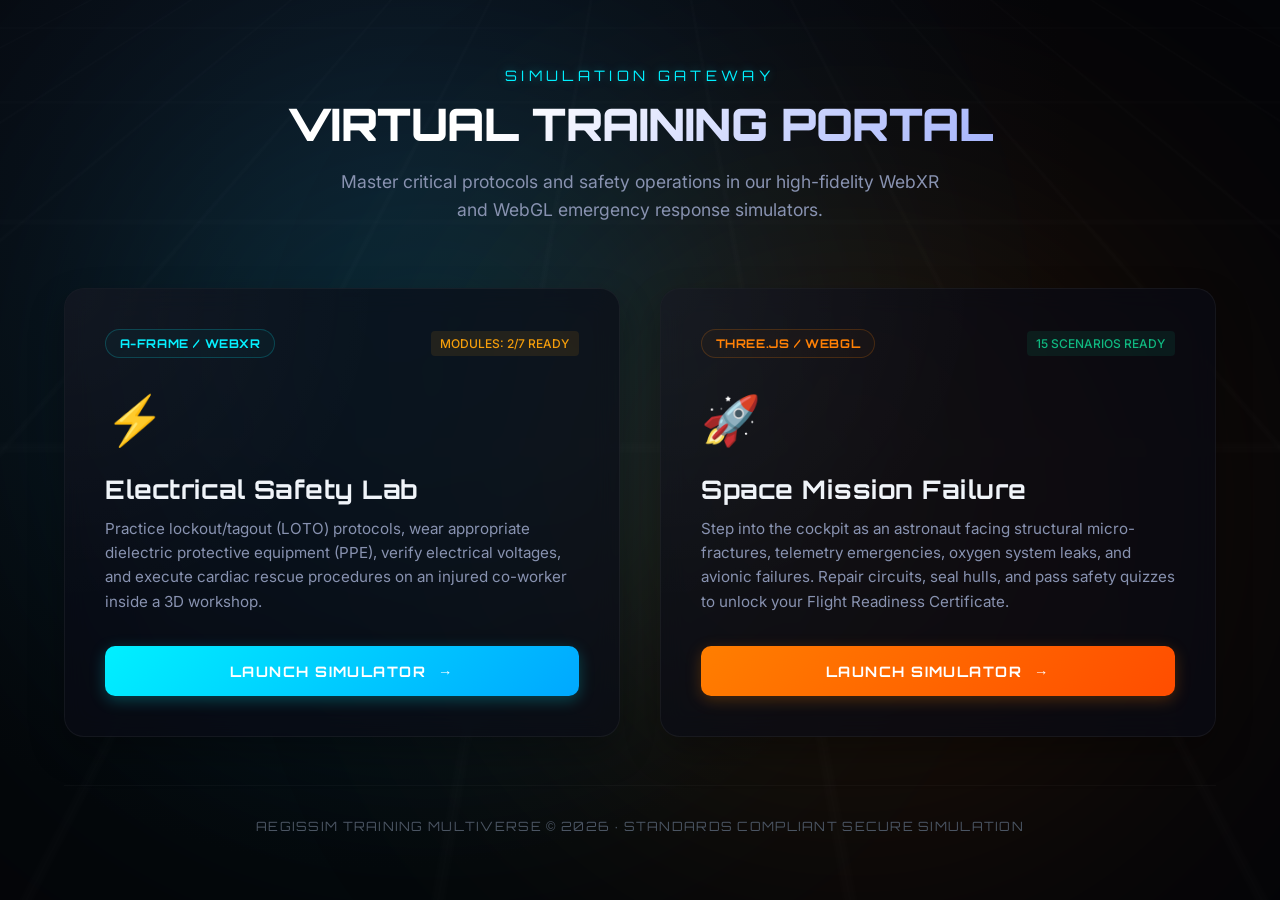
<file: index.html>
<!DOCTYPE html>
<html lang="en">
<head>
  <meta charset="UTF-8">
  <meta name="viewport" content="width=device-width, initial-scale=1.0">
  <title>AEGIS Virtual Training Portal | Simulator Directory</title>
  <meta name="description" content="AEGIS Virtual Training Simulation platform. Choose between the A-Frame Electrical Safety Laboratory or the Three.js Space Mission Cockpit.">
  <link rel="stylesheet" href="css/portal.css">
</head>
<body>

  <!-- Dynamic Animated Backgrounds -->
  <div class="bg-gradient"></div>
  <div class="bg-grid"></div>
  
  <div class="glow-ambiance glow-cyan"></div>
  <div class="glow-ambiance glow-orange"></div>

  <!-- Main Container -->
  <div class="portal-container">
    
    <!-- Title Header -->
    <header class="portal-header">
      <div class="portal-tagline">Simulation Gateway</div>
      <h1 class="portal-title">Virtual Training Portal</h1>
      <p class="portal-subtitle">Master critical protocols and safety operations in our high-fidelity WebXR and WebGL emergency response simulators.</p>
    </header>

    <!-- Simulators Grid -->
    <div class="portal-grid">
      
      <!-- Card 1: Electrical Safety Laboratory -->
      <article class="sim-card card-electrical" id="card-electrical">
        <div class="card-meta">
          <span class="badge-tech">A-FRAME / WEBXR</span>
          <span class="badge-status status-in-progress">MODULES: 2/7 READY</span>
        </div>
        <div>
          <div class="card-icon">⚡</div>
          <h2 class="card-title">Electrical Safety Lab</h2>
          <p class="card-desc">Practice lockout/tagout (LOTO) protocols, wear appropriate dielectric protective equipment (PPE), verify electrical voltages, and execute cardiac rescue procedures on an injured co-worker inside a 3D workshop.</p>
        </div>
        <button class="btn-launch" id="btn-launch-electrical">
          LAUNCH SIMULATOR <span class="btn-arrow">&rarr;</span>
        </button>
      </article>

      <!-- Card 2: Space Mission Emergency Cockpit -->
      <article class="sim-card card-space" id="card-space">
        <div class="card-meta">
          <span class="badge-tech">THREE.JS / WEBGL</span>
          <span class="badge-status status-ready">15 SCENARIOS READY</span>
        </div>
        <div>
          <div class="card-icon">🚀</div>
          <h2 class="card-title">Space Mission Failure</h2>
          <p class="card-desc">Step into the cockpit as an astronaut facing structural micro-fractures, telemetry emergencies, oxygen system leaks, and avionic failures. Repair circuits, seal hulls, and pass safety quizzes to unlock your Flight Readiness Certificate.</p>
        </div>
        <button class="btn-launch" id="btn-launch-space">
          LAUNCH SIMULATOR <span class="btn-arrow">&rarr;</span>
        </button>
      </article>

    </div>

    <!-- Portal Footer -->
    <footer class="portal-footer">
      AEGISSIM TRAINING MULTIVERSE &copy; 2026 &middot; STANDARDS COMPLIANT SECURE SIMULATION
    </footer>
  </div>

  <!-- Audio Synthesis & Dynamic Cursor Lighting Script -->
  <script>
    // -------------------------------------------------------------
    // Web Audio Synthesizer for UI Feedback
    // -------------------------------------------------------------
    class WebAudioSynth {
      constructor() {
        this.ctx = null;
      }

      init() {
        if (this.ctx) return;
        try {
          const AudioContextClass = window.AudioContext || window.webkitAudioContext;
          this.ctx = new AudioContextClass();
        } catch (e) {
          console.warn("AudioContext not supported by this browser.", e);
        }
      }

      resume() {
        this.init();
        if (this.ctx && this.ctx.state === 'suspended') {
          this.ctx.resume();
        }
      }

      // Synthesize a brief hover chirp
      playHover() {
        this.resume();
        if (!this.ctx) return;

        const osc = this.ctx.createOscillator();
        const gain = this.ctx.createGain();

        osc.type = 'sine';
        osc.frequency.setValueAtTime(250, this.ctx.currentTime);
        osc.frequency.exponentialRampToValueAtTime(500, this.ctx.currentTime + 0.05);

        gain.gain.setValueAtTime(0.08, this.ctx.currentTime);
        gain.gain.linearRampToValueAtTime(0.001, this.ctx.currentTime + 0.05);

        osc.connect(gain);
        gain.connect(this.ctx.destination);

        osc.start();
        osc.stop(this.ctx.currentTime + 0.06);
      }

      // Synthesize a full selection chime
      playLaunch() {
        this.resume();
        if (!this.ctx) return;

        const now = this.ctx.currentTime;
        const freqs = [440, 554.37, 659.25, 880]; // A4, C#5, E5, A5
        const duration = 0.15;

        freqs.forEach((freq, idx) => {
          const osc = this.ctx.createOscillator();
          const gain = this.ctx.createGain();

          osc.type = 'triangle';
          osc.frequency.setValueAtTime(freq, now + (idx * 0.04));

          gain.gain.setValueAtTime(0, now + (idx * 0.04));
          gain.gain.linearRampToValueAtTime(0.12, now + (idx * 0.04) + 0.02);
          gain.gain.exponentialRampToValueAtTime(0.001, now + (idx * 0.04) + duration);

          osc.connect(gain);
          gain.connect(this.ctx.destination);

          osc.start(now + (idx * 0.04));
          osc.stop(now + (idx * 0.04) + duration + 0.1);
        });
      }
    }

    const synth = new WebAudioSynth();

    // -------------------------------------------------------------
    // Cursor Position Tracking (Glow follow reflection)
    // -------------------------------------------------------------
    const cards = document.querySelectorAll('.sim-card');
    cards.forEach(card => {
      card.addEventListener('mousemove', (e) => {
        const rect = card.getBoundingClientRect();
        const x = e.clientX - rect.left;
        const y = e.clientY - rect.top;
        card.style.setProperty('--mouse-x', `${x}px`);
        card.style.setProperty('--mouse-y', `${y}px`);
      });

      // Sound trigger on hover
      card.addEventListener('mouseenter', () => {
        synth.playHover();
      });
    });

    // -------------------------------------------------------------
    // Launcher Actions and Page Transitions
    // -------------------------------------------------------------
    const transitionAndNavigate = (url) => {
      synth.playLaunch();
      
      // Page fade transition
      document.body.style.transition = 'opacity 0.6s ease';
      document.body.style.opacity = '0';
      
      setTimeout(() => {
        window.location.href = url;
      }, 550);
    };

    document.getElementById('card-electrical').addEventListener('click', (e) => {
      transitionAndNavigate('electrical-safety/index.html');
    });

    document.getElementById('card-space').addEventListener('click', (e) => {
      transitionAndNavigate('space-mission-simulator/index.html');
    });
  </script>
</body>
</html>
</file>
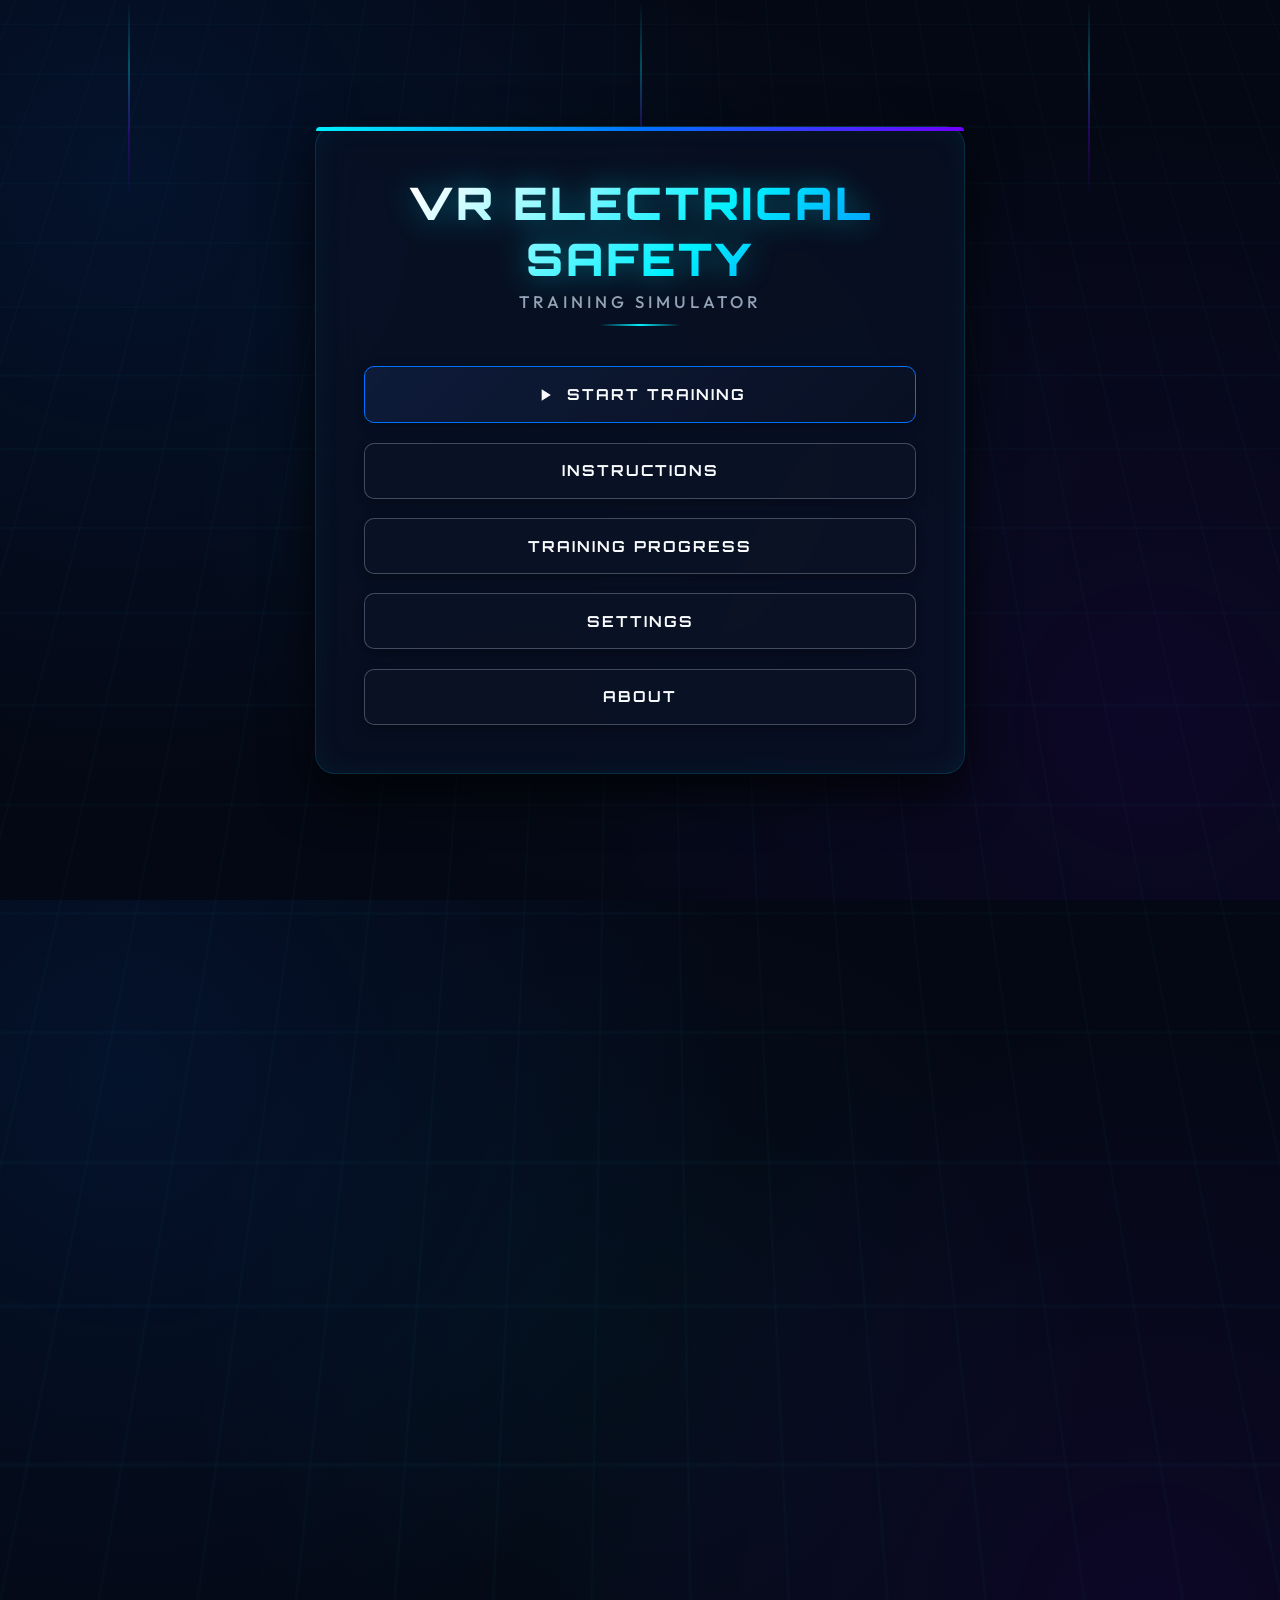
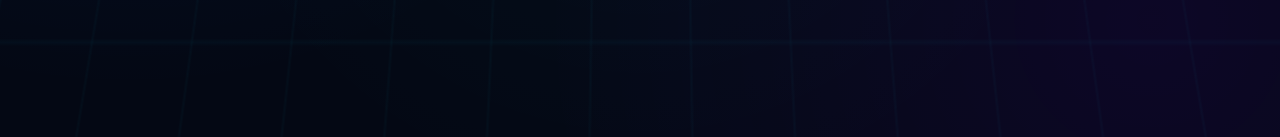
<file: electrical-safety/index.html>
<!DOCTYPE html>
<html lang="en">
<head>
  <meta charset="UTF-8">
  <meta name="viewport" content="width=device-width, initial-scale=1.0">
  <title>VR Electrical Safety Training</title>
  <!-- SEO Tags -->
  <meta name="description" content="An immersive WebXR electrical safety training simulator built for engineering students and professional electricians. Learn LOTO, hazard mitigation, and shock rescue.">
  <link rel="stylesheet" href="css/style.css">
</head>
<body>

  <!-- Background Animated Elements -->
  <div class="bg-grid"></div>
  <div class="bg-light-bars">
    <div class="light-bar"></div>
    <div class="light-bar"></div>
    <div class="light-bar"></div>
  </div>

  <!-- Main Menu Interface -->
  <main class="glass-panel" id="main-menu-panel">
    <h1>VR Electrical Safety</h1>
    <p class="subtitle">Training Simulator</p>
    
    <div class="btn-group">
      <button class="btn" id="btn-start">
        <svg width="20" height="20" fill="currentColor" viewBox="0 0 24 24"><path d="M8 5v14l11-7z"/></svg>
        Start Training
      </button>
      <button class="btn btn-secondary" id="btn-instructions">Instructions</button>
      <button class="btn btn-secondary" id="btn-progress">Training Progress</button>
      <button class="btn btn-secondary" id="btn-settings">Settings</button>
      <button class="btn btn-secondary" id="btn-about">About</button>
    </div>
  </main>

  <!-- Instructions Overlay -->
  <div class="overlay" id="instructions-overlay">
    <div class="glass-panel overlay-content">
      <button class="close-btn" aria-label="Close modal">&times;</button>
      <h2>Training Instructions</h2>
      <p class="subtitle" style="margin-bottom: 1rem;">How to Interact</p>
      
      <div style="text-align: left; line-height: 1.6; margin-bottom: 2rem;">
        <h3 style="color: var(--accent-cyan); margin-top: 1rem;">Controls (Desktop Mode)</h3>
        <ul>
          <li><strong>Movement:</strong> Use <kbd>W</kbd>, <kbd>A</kbd>, <kbd>S</kbd>, <kbd>D</kbd> keys or Arrow keys to walk around the room.</li>
          <li><strong>Look Around:</strong> Hold Left-Click and drag mouse inside the viewport.</li>
          <li><strong>Interact:</strong> Click on interactive items (highlighted in cyan/red border) with the cursor circle.</li>
        </ul>

        <h3 style="color: var(--accent-cyan); margin-top: 1rem;">Controls (VR Headset Mode)</h3>
        <ul>
          <li><strong>Look Around:</strong> Move your head.</li>
          <li><strong>Interact:</strong> Align the center gaze cursor over the target objects for a short time to click, or squeeze the controller trigger.</li>
        </ul>

        <h3 style="color: var(--accent-cyan); margin-top: 1rem;">Training Objectives</h3>
        <p>Complete safety tasks step-by-step across 6 distinct modules to gather experience points (XP). Maintain safe procedures to prevent injuries. Wrong/unsafe operations will deduct XP or force a scenario reload, accompanied by detailed educational descriptions of what went wrong.</p>
      </div>

      <button class="btn" onclick="UIController.closeAllOverlays()">Got It</button>
    </div>
  </div>

  <!-- Progress Overlay -->
  <div class="overlay" id="progress-overlay">
    <div class="glass-panel overlay-content">
      <button class="close-btn" aria-label="Close modal">&times;</button>
      <h2>Training Records</h2>
      <p class="subtitle" style="margin-bottom: 1rem;">Current Achievements</p>

      <div class="stats-grid">
        <div class="stat-card">
          <div class="stat-val" id="stat-xp">0</div>
          <div class="stat-lbl">Total XP</div>
        </div>
        <div class="stat-card">
          <div class="stat-val" id="stat-grade">Needs Improvement</div>
          <div class="stat-lbl">Evaluation Grade</div>
        </div>
        <div class="stat-card">
          <div class="stat-val" id="stat-modules">0 / 6</div>
          <div class="stat-lbl">Completed Modules</div>
        </div>
        <div class="stat-card">
          <div class="stat-val" id="stat-hazards">0</div>
          <div class="stat-lbl">Unsafe Actions</div>
        </div>
      </div>

      <div style="text-align: left; margin: 1.5rem 0;">
        <h3 style="color: var(--accent-cyan); margin-bottom: 0.5rem;">Modules Checklist</h3>
        <ul style="list-style: none; padding-left: 0.5rem; line-height: 2;">
          <li id="list-module-1">○ Module 1: Introduction</li>
          <li id="list-module-2">○ Module 2: PPE Selection</li>
          <li id="list-module-3">○ Module 3: Hazard Inspection</li>
          <li id="list-module-4">○ Module 4: Lockout Tagout (LOTO)</li>
          <li id="list-module-5">○ Module 5: Electrical Fire</li>
          <li id="list-module-6">○ Module 6: Electric Shock Rescue</li>
        </ul>
      </div>

      <div class="btn-group" style="flex-direction: row; justify-content: center;">
        <button class="btn btn-danger" id="btn-reset-progress">Reset Records</button>
        <button class="btn" onclick="UIController.closeAllOverlays()">Close</button>
      </div>
    </div>
  </div>

  <!-- Settings Overlay -->
  <div class="overlay" id="settings-overlay">
    <div class="glass-panel overlay-content">
      <button class="close-btn" aria-label="Close modal">&times;</button>
      <h2>System Settings</h2>
      <p class="subtitle" style="margin-bottom: 1.5rem;">Configure Experience</p>

      <div style="margin-bottom: 2rem;">
        <div class="settings-row">
          <label for="setting-master-vol">Master Volume</label>
          <div class="slider-container">
            <input type="range" id="setting-master-vol" min="0" max="100" value="50">
          </div>
        </div>

        <div class="settings-row">
          <label for="setting-sfx-vol">SFX Volume</label>
          <div class="slider-container">
            <input type="range" id="setting-sfx-vol" min="0" max="100" value="70">
          </div>
        </div>

        <div class="settings-row">
          <label for="setting-ambient-vol">Ambient Noise</label>
          <div class="slider-container">
            <input type="range" id="setting-ambient-vol" min="0" max="100" value="30">
          </div>
        </div>

        <div class="settings-row">
          <label for="setting-high-contrast">High Contrast Mode</label>
          <input type="checkbox" id="setting-high-contrast" style="width: 20px; height: 20px; cursor: pointer;">
        </div>
      </div>

      <button class="btn" onclick="UIController.closeAllOverlays()">Apply Changes</button>
    </div>
  </div>

  <!-- About Overlay -->
  <div class="overlay" id="about-overlay">
    <div class="glass-panel overlay-content">
      <button class="close-btn" aria-label="Close modal">&times;</button>
      <h2>About VR Simulator</h2>
      <p class="subtitle" style="margin-bottom: 1.5rem;">Academic Safety Simulator</p>

      <div style="text-align: left; line-height: 1.6; margin-bottom: 2rem;">
        <p>This Virtual Reality Electrical Safety Training Simulator is designed for engineering laboratories, schools, and professional safety induction courses.</p>
        <p style="margin-top: 1rem;">By providing immersive interactions, students gain concrete understanding of Lockout Tagout (LOTO) protocols, voltage thresholds, proper insulating tools, extinguishing agent types, and safety actions during cardiac arrests/electric shock emergencies.</p>
        <p style="margin-top: 1rem; color: var(--text-secondary);">Built completely utilizing standard web technologies, allowing execution on standard smartphones, PCs, laptops, and standalone VR gear.</p>
      </div>

      <button class="btn" onclick="UIController.closeAllOverlays()">Close</button>
    </div>
  </div>

  <!-- Load Scripts -->
  <script src="js/scoring.js"></script>
  <script src="js/app.js"></script>
  <script src="js/ui.js"></script>
</body>
</html>
</file>
<file: css/portal.css>
@import url('https://fonts.googleapis.com/css2?family=Inter:wght@300;400;500;600&family=Orbitron:wght@500;700;800;900&display=swap');

:root {
  --bg-dark: #040508;
  --bg-deep: #0b0c13;
  --text-primary: #f0f4f9;
  --text-muted: #8892b0;
  
  --cyan-primary: #00f0ff;
  --cyan-glow: rgba(0, 240, 255, 0.35);
  --cyan-dark: #005a60;
  
  --orange-primary: #ff7e00;
  --orange-glow: rgba(255, 126, 0, 0.35);
  --orange-dark: #7c3b00;

  --glass-bg: rgba(10, 12, 22, 0.65);
  --glass-border: rgba(255, 255, 255, 0.05);
  --glass-glow: rgba(255, 255, 255, 0.02);
}

* {
  box-sizing: border-box;
  margin: 0;
  padding: 0;
}

body {
  background-color: var(--bg-dark);
  color: var(--text-primary);
  font-family: 'Inter', sans-serif;
  min-height: 100vh;
  display: flex;
  flex-direction: column;
  justify-content: center;
  align-items: center;
  overflow-x: hidden;
  position: relative;
}

/* Background Animations */
.bg-gradient {
  position: fixed;
  top: 0;
  left: 0;
  width: 100vw;
  height: 100vh;
  background: radial-gradient(circle at 30% 20%, #0d1220 0%, var(--bg-dark) 60%),
              radial-gradient(circle at 80% 80%, #150f1f 0%, var(--bg-dark) 60%);
  z-index: -3;
}

.bg-grid {
  position: fixed;
  top: 0;
  left: 0;
  width: 100vw;
  height: 100vh;
  background-image: 
    linear-gradient(rgba(255, 255, 255, 0.015) 1px, transparent 1px),
    linear-gradient(90deg, rgba(255, 255, 255, 0.015) 1px, transparent 1px);
  background-size: 50px 50px;
  background-position: center;
  z-index: -2;
  transform: perspective(500px) rotateX(60deg) translateY(-200px) scale(2);
  transform-origin: top center;
  opacity: 0.6;
  animation: gridMove 20s linear infinite;
}

@keyframes gridMove {
  0% {
    background-position: 0 0;
  }
  100% {
    background-position: 0 50px;
  }
}

.glow-ambiance {
  position: fixed;
  width: 600px;
  height: 600px;
  border-radius: 50%;
  filter: blur(160px);
  opacity: 0.15;
  z-index: -1;
  pointer-events: none;
}

.glow-cyan {
  top: 10%;
  left: 10%;
  background: var(--cyan-primary);
}

.glow-orange {
  bottom: 10%;
  right: 10%;
  background: var(--orange-primary);
}

/* Container */
.portal-container {
  max-width: 1200px;
  width: 100%;
  padding: 3rem 1.5rem;
  display: flex;
  flex-direction: column;
  align-items: center;
  z-index: 1;
}

/* Header */
.portal-header {
  text-align: center;
  margin-bottom: 4rem;
}

.portal-tagline {
  font-family: 'Orbitron', sans-serif;
  color: var(--cyan-primary);
  font-size: 0.9rem;
  letter-spacing: 0.3em;
  text-transform: uppercase;
  margin-bottom: 0.75rem;
  text-shadow: 0 0 10px var(--cyan-glow);
}

.portal-title {
  font-family: 'Orbitron', sans-serif;
  font-size: 2.8rem;
  font-weight: 900;
  letter-spacing: -0.01em;
  margin-bottom: 1rem;
  text-transform: uppercase;
  background: linear-gradient(135deg, #fff 30%, #a5b4fc 100%);
  -webkit-background-clip: text;
  -webkit-text-fill-color: transparent;
}

.portal-subtitle {
  color: var(--text-muted);
  font-size: 1.1rem;
  max-width: 600px;
  margin: 0 auto;
  line-height: 1.6;
}

/* Grid of Simulators */
.portal-grid {
  display: grid;
  grid-template-columns: repeat(auto-fit, minmax(380px, 1fr));
  gap: 2.5rem;
  width: 100%;
  margin-bottom: 3rem;
}

/* Glassmorphism Simulator Card */
.sim-card {
  background: var(--glass-bg);
  border: 1px solid var(--glass-border);
  border-radius: 20px;
  padding: 2.5rem;
  position: relative;
  overflow: hidden;
  transition: all 0.4s cubic-bezier(0.165, 0.84, 0.44, 1);
  backdrop-filter: blur(12px);
  -webkit-backdrop-filter: blur(12px);
  display: flex;
  flex-direction: column;
  justify-content: space-between;
  box-shadow: 0 15px 35px rgba(0, 0, 0, 0.3), inset 0 0 1px var(--glass-glow);
  cursor: pointer;
}

.sim-card::before {
  content: '';
  position: absolute;
  top: 0;
  left: 0;
  width: 100%;
  height: 100%;
  background: radial-gradient(800px circle at var(--mouse-x, 0) var(--mouse-y, 0), rgba(255, 255, 255, 0.04), transparent 40%);
  z-index: 1;
  pointer-events: none;
}

.sim-card:hover {
  transform: translateY(-8px);
  border-color: rgba(255, 255, 255, 0.15);
}

.sim-card.card-electrical:hover {
  box-shadow: 0 20px 40px rgba(0, 240, 255, 0.15), 
              inset 0 0 15px rgba(0, 240, 255, 0.05);
  border-color: rgba(0, 240, 255, 0.4);
}

.sim-card.card-space:hover {
  box-shadow: 0 20px 40px rgba(255, 126, 0, 0.15), 
              inset 0 0 15px rgba(255, 126, 0, 0.05);
  border-color: rgba(255, 126, 0, 0.4);
}

/* Card Content Header */
.card-meta {
  display: flex;
  justify-content: space-between;
  align-items: center;
  margin-bottom: 2rem;
}

.badge-tech {
  font-family: 'Orbitron', sans-serif;
  font-size: 0.75rem;
  font-weight: 700;
  padding: 0.35rem 0.85rem;
  border-radius: 30px;
  letter-spacing: 0.05em;
  background: rgba(255, 255, 255, 0.03);
  border: 1px solid rgba(255, 255, 255, 0.05);
}

.card-electrical .badge-tech {
  color: var(--cyan-primary);
  border-color: rgba(0, 240, 255, 0.2);
  background: rgba(0, 240, 255, 0.03);
}

.card-space .badge-tech {
  color: var(--orange-primary);
  border-color: rgba(255, 126, 0, 0.2);
  background: rgba(255, 126, 0, 0.03);
}

.badge-status {
  font-size: 0.75rem;
  font-weight: 500;
  padding: 0.3rem 0.6rem;
  border-radius: 4px;
}

.badge-status.status-ready {
  background: rgba(16, 185, 129, 0.1);
  color: #10b981;
}

.badge-status.status-in-progress {
  background: rgba(245, 158, 11, 0.1);
  color: #f59e0b;
}

/* Card Details */
.card-icon {
  font-size: 3rem;
  margin-bottom: 1.5rem;
  transition: transform 0.3s ease;
}

.sim-card:hover .card-icon {
  transform: scale(1.1) rotate(3deg);
}

.card-title {
  font-family: 'Orbitron', sans-serif;
  font-size: 1.6rem;
  font-weight: 700;
  margin-bottom: 0.75rem;
  letter-spacing: 0.02em;
}

.card-electrical .card-title {
  color: var(--text-primary);
}

.card-space .card-title {
  color: var(--text-primary);
}

.card-desc {
  color: var(--text-muted);
  font-size: 0.95rem;
  line-height: 1.6;
  margin-bottom: 2rem;
}

/* Launch Button */
.btn-launch {
  font-family: 'Orbitron', sans-serif;
  font-weight: 700;
  font-size: 0.9rem;
  letter-spacing: 0.1em;
  padding: 1rem 2rem;
  width: 100%;
  border-radius: 10px;
  border: none;
  cursor: pointer;
  display: flex;
  justify-content: center;
  align-items: center;
  gap: 0.75rem;
  color: #fff;
  transition: all 0.3s ease;
  position: relative;
  z-index: 2;
}

.card-electrical .btn-launch {
  background: linear-gradient(135deg, var(--cyan-primary), #00a8ff);
  box-shadow: 0 4px 15px rgba(0, 240, 255, 0.25);
}

.card-space .btn-launch {
  background: linear-gradient(135deg, var(--orange-primary), #ff4d00);
  box-shadow: 0 4px 15px rgba(255, 126, 0, 0.25);
}

.card-electrical:hover .btn-launch {
  box-shadow: 0 6px 20px rgba(0, 240, 255, 0.4);
  transform: scale(1.02);
}

.card-space:hover .btn-launch {
  box-shadow: 0 6px 20px rgba(255, 126, 0, 0.4);
  transform: scale(1.02);
}

.btn-arrow {
  transition: transform 0.2s ease;
}

.sim-card:hover .btn-arrow {
  transform: translateX(4px);
}

/* Footer info */
.portal-footer {
  text-align: center;
  color: #4b5563;
  font-size: 0.8rem;
  margin-top: auto;
  border-top: 1px solid rgba(255, 255, 255, 0.03);
  padding-top: 2rem;
  width: 100%;
  font-family: 'Orbitron', sans-serif;
  letter-spacing: 0.1em;
}

/* Responsive adjustments */
@media (max-width: 768px) {
  .portal-title {
    font-size: 2rem;
  }
  .portal-grid {
    grid-template-columns: 1fr;
  }
  .sim-card {
    padding: 2rem;
  }
}
</file>
<file: electrical-safety/css/style.css>
/* 
   VR Electrical Safety Training Simulator
   Design System & Styling Rules - Sci-Fi Cyberpunk Theme
*/

@import url('https://fonts.googleapis.com/css2?family=Orbitron:wght@400;700;900&family=Outfit:wght@300;400;500;600;700&display=swap');

:root {
  /* Color Palette - Premium Cyberpunk Industrial */
  --bg-primary: #040814;
  --bg-secondary: #091124;
  --bg-tertiary: #132247;
  
  --accent-cyan: #00f0ff;
  --accent-blue: #0072ff;
  --accent-purple: #7000ff;
  --accent-pink: #ff007f;
  --accent-red: #ff3366;
  --accent-green: #34c759;
  
  --accent-cyan-glow: rgba(0, 240, 255, 0.35);
  --accent-blue-glow: rgba(0, 114, 255, 0.35);
  --accent-purple-glow: rgba(112, 0, 255, 0.3);
  --accent-red-glow: rgba(255, 51, 102, 0.35);
  --accent-green-glow: rgba(52, 199, 89, 0.35);
  
  --text-primary: #f8fafc;
  --text-secondary: #94a3b8;
  --text-muted: #475569;
  
  /* Glassmorphism Settings */
  --glass-bg: rgba(9, 17, 36, 0.75);
  --glass-border: rgba(0, 240, 255, 0.15);
  --glass-border-hover: rgba(0, 240, 255, 0.4);
  --glass-shadow: 0 20px 50px rgba(0, 0, 0, 0.75), inset 0 0 30px rgba(0, 240, 255, 0.05);
  
  /* Typography */
  --font-body: 'Outfit', sans-serif;
  --font-display: 'Orbitron', sans-serif;
  
  /* Transitions */
  --transition-fast: 0.2s cubic-bezier(0.4, 0, 0.2, 1);
  --transition-normal: 0.35s cubic-bezier(0.4, 0, 0.2, 1);
  --transition-slow: 0.6s cubic-bezier(0.4, 0, 0.2, 1);
}

/* Reset and base styles */
* {
  box-sizing: border-box;
  margin: 0;
  padding: 0;
}

body {
  font-family: var(--font-body);
  background-color: var(--bg-primary);
  color: var(--text-primary);
  overflow-x: hidden;
  height: 100vh;
  display: flex;
  flex-direction: column;
  justify-content: center;
  align-items: center;
  background-image: 
    radial-gradient(circle at 10% 20%, rgba(0, 114, 255, 0.1) 0%, transparent 45%),
    radial-gradient(circle at 90% 80%, rgba(112, 0, 255, 0.08) 0%, transparent 45%),
    radial-gradient(circle at 50% 50%, rgba(0, 240, 255, 0.03) 0%, transparent 60%);
  background-size: cover;
}

/* 3D Perspective Grid Background */
.bg-grid {
  position: absolute;
  top: 0;
  left: 0;
  width: 100%;
  height: 100%;
  z-index: 1;
  background-image: 
    linear-gradient(rgba(0, 240, 255, 0.03) 1px, transparent 1px),
    linear-gradient(90deg, rgba(0, 240, 255, 0.03) 1px, transparent 1px);
  background-size: 50px 50px;
  background-position: center;
  transform: perspective(600px) rotateX(20deg);
  transform-origin: top;
  animation: grid-scroll 20s linear infinite;
  opacity: 0.8;
  overflow: hidden;
}

@keyframes grid-scroll {
  from { background-position: 0 0; }
  to { background-position: 0 100%; }
}

.bg-light-bars {
  position: absolute;
  width: 100%;
  height: 100%;
  top: 0;
  left: 0;
  overflow: hidden;
  pointer-events: none;
  z-index: 2;
}

.light-bar {
  position: absolute;
  width: 2px;
  height: 200px;
  background: linear-gradient(to bottom, transparent, var(--accent-cyan), var(--accent-purple), transparent);
  opacity: 0.3;
  animation: fall 10s linear infinite;
}

.light-bar:nth-child(1) { left: 10%; animation-duration: 7s; animation-delay: 0s; }
.light-bar:nth-child(2) { left: 50%; animation-duration: 12s; animation-delay: 3s; }
.light-bar:nth-child(3) { left: 85%; animation-duration: 9s; animation-delay: 1.5s; }

@keyframes fall {
  0% { transform: translateY(-250px); opacity: 0; }
  10% { opacity: 0.6; }
  90% { opacity: 0.6; }
  100% { transform: translateY(100vh); opacity: 0; }
}

/* Glassmorphism Panel styles */
.glass-panel {
  background: var(--glass-bg);
  backdrop-filter: blur(20px);
  -webkit-backdrop-filter: blur(20px);
  border: 1px solid var(--glass-border);
  border-radius: 20px;
  box-shadow: var(--glass-shadow);
  padding: 3rem;
  width: 90%;
  max-width: 650px;
  text-align: center;
  transition: all var(--transition-normal);
  position: relative;
  z-index: 10;
}

.glass-panel::before {
  content: '';
  position: absolute;
  top: 0;
  left: 0;
  right: 0;
  height: 4px;
  background: linear-gradient(90deg, var(--accent-cyan), var(--accent-blue), var(--accent-purple));
  border-radius: 20px 20px 0 0;
}

.glass-panel:hover {
  border-color: var(--glass-border-hover);
  box-shadow: 
    0 25px 60px rgba(0, 0, 0, 0.8),
    0 0 30px rgba(0, 240, 255, 0.1),
    inset 0 0 20px rgba(0, 240, 255, 0.08);
  transform: translateY(-4px);
}

/* Typography styles */
h1 {
  font-family: var(--font-display);
  font-size: 2.8rem;
  font-weight: 900;
  letter-spacing: 3px;
  margin-bottom: 0.25rem;
  text-transform: uppercase;
  background: linear-gradient(135deg, #ffffff 10%, var(--accent-cyan) 60%, var(--accent-blue) 100%);
  -webkit-background-clip: text;
  -webkit-text-fill-color: transparent;
  filter: drop-shadow(0 0 15px rgba(0, 240, 255, 0.4));
  position: relative;
}

.subtitle {
  color: var(--text-secondary);
  font-size: 1.05rem;
  letter-spacing: 4px;
  text-transform: uppercase;
  margin-bottom: 2.5rem;
  font-weight: 500;
  position: relative;
}

.subtitle::after {
  content: '';
  display: block;
  width: 80px;
  height: 2px;
  background: linear-gradient(90deg, transparent, var(--accent-cyan), transparent);
  margin: 0.75rem auto 0 auto;
}

/* Button styles */
.btn-group {
  display: flex;
  flex-direction: column;
  gap: 1.2rem;
  margin-top: 1.5rem;
}

.btn {
  font-family: var(--font-display);
  font-weight: 700;
  font-size: 0.95rem;
  letter-spacing: 2px;
  text-transform: uppercase;
  padding: 1.1rem 2.2rem;
  background: linear-gradient(135deg, rgba(19, 34, 71, 0.6) 0%, rgba(9, 17, 36, 0.8) 100%);
  color: var(--text-primary);
  border: 1px solid var(--accent-blue);
  border-radius: 10px;
  cursor: pointer;
  transition: all var(--transition-fast);
  position: relative;
  overflow: hidden;
  display: flex;
  align-items: center;
  justify-content: center;
  gap: 0.75rem;
  outline: none;
  box-shadow: 0 4px 12px rgba(0, 0, 0, 0.3);
}

.btn::before {
  content: '';
  position: absolute;
  top: 0;
  left: -100%;
  width: 100%;
  height: 100%;
  background: linear-gradient(90deg, transparent, rgba(0, 240, 255, 0.25), transparent);
  transition: left var(--transition-slow);
}

.btn:hover::before {
  left: 100%;
}

.btn:hover {
  background: linear-gradient(135deg, var(--accent-blue) 0%, var(--accent-purple) 100%);
  box-shadow: 
    0 0 25px var(--accent-blue-glow),
    0 0 10px rgba(112, 0, 255, 0.4);
  transform: translateY(-3px);
  border-color: var(--accent-cyan);
}

.btn:active {
  transform: translateY(1px);
  box-shadow: 0 0 8px var(--accent-blue-glow);
}

.btn svg {
  transition: transform var(--transition-fast);
}

.btn:hover svg {
  transform: scale(1.15) rotate(5deg);
}

.btn-secondary {
  border-color: rgba(148, 163, 184, 0.4);
  background: rgba(15, 23, 42, 0.4);
}

.btn-secondary:hover {
  background: rgba(0, 240, 255, 0.1);
  border-color: var(--accent-cyan);
  box-shadow: 0 0 15px rgba(0, 240, 255, 0.15);
  transform: translateY(-3px);
  color: var(--accent-cyan);
}

.btn-danger {
  border-color: var(--accent-red);
  background: rgba(255, 51, 102, 0.15);
}

.btn-danger:hover {
  background: linear-gradient(135deg, var(--accent-red) 0%, #ff0055 100%);
  box-shadow: 0 0 25px var(--accent-red-glow);
  border-color: #ff88a3;
  color: #fff;
}

/* Modals & Overlays */
.overlay {
  position: fixed;
  top: 0;
  left: 0;
  width: 100%;
  height: 100%;
  background: rgba(4, 8, 20, 0.9);
  backdrop-filter: blur(12px);
  display: flex;
  justify-content: center;
  align-items: center;
  z-index: 100;
  opacity: 0;
  pointer-events: none;
  transition: opacity var(--transition-normal);
}

.overlay.active {
  opacity: 1;
  pointer-events: all;
}

.overlay-content {
  max-height: 85vh;
  overflow-y: auto;
  scrollbar-width: thin;
  scrollbar-color: var(--accent-cyan) var(--bg-secondary);
  position: relative;
  border: 1px solid rgba(0, 240, 255, 0.3);
  box-shadow: 0 25px 60px rgba(0, 0, 0, 0.8), 0 0 40px rgba(0, 240, 255, 0.15);
}

.overlay-content::-webkit-scrollbar {
  width: 6px;
}
.overlay-content::-webkit-scrollbar-thumb {
  background-color: var(--accent-cyan);
  border-radius: 3px;
}

.close-btn {
  position: absolute;
  top: 1.5rem;
  right: 1.5rem;
  background: rgba(255, 255, 255, 0.05);
  border: 1px solid rgba(255, 255, 255, 0.1);
  color: var(--text-secondary);
  font-size: 1.25rem;
  width: 36px;
  height: 36px;
  border-radius: 50%;
  display: flex;
  align-items: center;
  justify-content: center;
  cursor: pointer;
  transition: all var(--transition-fast);
  line-height: 1;
  padding-bottom: 3px;
}

.close-btn:hover {
  color: var(--accent-cyan);
  border-color: var(--accent-cyan);
  background: rgba(0, 240, 255, 0.1);
  transform: rotate(90deg);
}

/* Settings overlay styles */
.settings-row {
  display: flex;
  justify-content: space-between;
  align-items: center;
  padding: 1.2rem 0;
  border-bottom: 1px solid rgba(148, 163, 184, 0.1);
}

.settings-row:last-child {
  border-bottom: none;
}

.settings-row label {
  font-weight: 500;
  color: var(--text-primary);
  font-size: 1.05rem;
}

.slider-container {
  display: flex;
  align-items: center;
  gap: 1rem;
  width: 55%;
}

input[type="range"] {
  -webkit-appearance: none;
  width: 100%;
  height: 6px;
  background: var(--bg-tertiary);
  border-radius: 3px;
  outline: none;
}

input[type="range"]::-webkit-slider-thumb {
  -webkit-appearance: none;
  width: 18px;
  height: 18px;
  border-radius: 50%;
  background: var(--accent-cyan);
  cursor: pointer;
  box-shadow: 0 0 10px var(--accent-cyan);
  transition: transform var(--transition-fast);
}

input[type="range"]::-webkit-slider-thumb:hover {
  transform: scale(1.2);
}

input[type="checkbox"] {
  accent-color: var(--accent-cyan);
  width: 20px;
  height: 20px;
  cursor: pointer;
  border-radius: 4px;
}

/* Stats Cards inside progress overlay */
.stats-grid {
  display: grid;
  grid-template-columns: repeat(2, 1fr);
  gap: 1.5rem;
  margin: 2rem 0;
}

.stat-card {
  background: linear-gradient(135deg, rgba(255, 255, 255, 0.02) 0%, rgba(255, 255, 255, 0.05) 100%);
  border: 1px solid rgba(148, 163, 184, 0.15);
  border-radius: 12px;
  padding: 1.5rem;
  text-align: center;
  transition: all var(--transition-normal);
}

.stat-card:hover {
  border-color: rgba(0, 240, 255, 0.3);
  transform: translateY(-2px);
  box-shadow: 0 10px 25px rgba(0, 0, 0, 0.4);
}

.stat-val {
  font-family: var(--font-display);
  font-size: 2.2rem;
  font-weight: 700;
  color: var(--accent-cyan);
  text-shadow: 0 0 12px var(--accent-blue-glow);
}

.stat-lbl {
  font-size: 0.8rem;
  color: var(--text-secondary);
  text-transform: uppercase;
  letter-spacing: 1.5px;
  margin-top: 0.5rem;
  font-weight: 600;
}

/* Interactive List Checks */
ul.checklist {
  list-style: none;
  padding-left: 0;
}

li.checklist-item {
  position: relative;
  padding-left: 2rem;
  margin-bottom: 0.75rem;
  font-size: 1.05rem;
  color: var(--text-primary);
  line-height: 1.6;
}

/* Style for modules checklist */
#progress-overlay ul {
  list-style: none;
  padding-left: 0;
}

#progress-overlay li {
  padding: 0.8rem 1.2rem;
  border-radius: 8px;
  background: rgba(255, 255, 255, 0.02);
  border: 1px solid rgba(255, 255, 255, 0.05);
  margin-bottom: 0.6rem;
  font-size: 0.95rem;
  display: flex;
  align-items: center;
  gap: 0.75rem;
  transition: all var(--transition-fast);
}

#progress-overlay li.done {
  border-color: rgba(52, 199, 89, 0.3);
  background: rgba(52, 199, 89, 0.06);
  color: var(--accent-green);
  text-shadow: 0 0 8px rgba(52, 199, 89, 0.2);
}

#progress-overlay li:not(.done) {
  border-color: rgba(255, 255, 255, 0.08);
  color: var(--text-secondary);
}

kbd {
  background: var(--bg-tertiary);
  border: 1px solid rgba(255, 255, 255, 0.2);
  border-radius: 4px;
  box-shadow: 0 2px 0 rgba(0, 0, 0, 0.5);
  color: var(--accent-cyan);
  display: inline-block;
  font-family: var(--font-display);
  font-size: 0.85em;
  font-weight: 700;
  padding: 0.1rem 0.4rem;
  margin: 0 0.15rem;
}

/* HUD Overlay styles in room.html - Helmet Visor Theme */
.hud-container {
  position: absolute;
  top: 0;
  left: 0;
  width: 100%;
  height: 100%;
  pointer-events: none;
  z-index: 1000;
  display: grid;
  grid-template-rows: auto 1fr auto;
  padding: 2rem;
  box-sizing: border-box;
}

.hud-container::before {
  content: '';
  position: absolute;
  top: 0;
  left: 0;
  right: 0;
  bottom: 0;
  border: 1px solid rgba(0, 240, 255, 0.08);
  border-radius: 40px;
  box-shadow: inset 0 0 100px rgba(0, 240, 255, 0.05);
  pointer-events: none;
  margin: 1rem;
}

.hud-header {
  display: flex;
  justify-content: space-between;
  align-items: center;
  pointer-events: auto;
}

.hud-left, .hud-right {
  display: flex;
  gap: 1rem;
  align-items: center;
}

.hud-panel {
  background: rgba(9, 17, 36, 0.85);
  backdrop-filter: blur(10px);
  -webkit-backdrop-filter: blur(10px);
  border: 1px solid rgba(0, 240, 255, 0.25);
  border-radius: 8px;
  padding: 0.8rem 1.4rem;
  display: flex;
  align-items: center;
  gap: 0.8rem;
  font-family: var(--font-display);
  font-size: 0.95rem;
  font-weight: bold;
  box-shadow: 0 8px 32px rgba(0, 0, 0, 0.5), inset 0 0 10px rgba(0, 240, 255, 0.1);
  color: var(--text-primary);
}

.hud-panel .icon {
  color: var(--accent-cyan);
  font-size: 1.15rem;
  filter: drop-shadow(0 0 6px var(--accent-cyan-glow));
}

.hud-objective {
  background: rgba(9, 17, 36, 0.85);
  backdrop-filter: blur(10px);
  border: 1px solid rgba(0, 240, 255, 0.25);
  border-radius: 12px;
  padding: 1.25rem 1.75rem;
  max-width: 420px;
  pointer-events: auto;
  margin-top: 1.5rem;
  box-shadow: 0 10px 30px rgba(0, 0, 0, 0.5);
  animation: slide-right 0.4s cubic-bezier(0.16, 1, 0.3, 1);
}

@keyframes slide-right {
  from { transform: translateX(-30px); opacity: 0; }
  to { transform: translateX(0); opacity: 1; }
}

.hud-objective h3 {
  font-family: var(--font-display);
  font-size: 0.85rem;
  color: var(--text-secondary);
  text-transform: uppercase;
  margin-bottom: 0.75rem;
  letter-spacing: 2px;
  border-bottom: 1px solid rgba(0, 240, 255, 0.15);
  padding-bottom: 0.4rem;
}

.hud-objective ul {
  list-style: none;
}

.hud-objective li {
  font-size: 0.95rem;
  margin-bottom: 0.5rem;
  display: flex;
  align-items: center;
  gap: 0.6rem;
  color: var(--text-primary);
  line-height: 1.4;
}

.hud-objective li.done {
  color: var(--text-muted);
  text-decoration: line-through;
}

.hud-objective li.done::before {
  content: '✓';
  color: var(--accent-green);
  font-weight: bold;
  filter: drop-shadow(0 0 5px var(--accent-green-glow));
}

.hud-objective li.active {
  color: var(--accent-cyan);
  font-weight: 500;
  text-shadow: 0 0 8px var(--accent-cyan-glow);
}

.hud-objective li.active::before {
  content: '▶';
  color: var(--accent-cyan);
  animation: pulse-arrow 0.8s infinite alternate;
}

@keyframes pulse-arrow {
  from { transform: translateX(0); opacity: 0.4; }
  to { transform: translateX(4px); opacity: 1; }
}

/* Floating feedback messages - hologram overlay card */
.feedback-overlay {
  position: absolute;
  top: 40%;
  left: 50%;
  transform: translate(-50%, -50%);
  width: 85%;
  max-width: 520px;
  text-align: center;
  pointer-events: auto;
  display: none;
  animation: slide-up 0.5s cubic-bezier(0.16, 1, 0.3, 1);
  z-index: 2000;
}

@keyframes slide-up {
  from { transform: translate(-50%, -35%); opacity: 0; }
  to { transform: translate(-50%, -50%); opacity: 1; }
}

.feedback-card {
  padding: 2.5rem;
  border-radius: 16px;
  box-shadow: 0 30px 70px rgba(0, 0, 0, 0.85);
  backdrop-filter: blur(25px);
  -webkit-backdrop-filter: blur(25px);
  position: relative;
}

.feedback-card::after {
  content: '';
  position: absolute;
  top: -10%;
  left: 0;
  right: 0;
  height: 2px;
  background: radial-gradient(circle, var(--accent-cyan) 0%, transparent 70%);
  opacity: 0.5;
}

.feedback-card.danger {
  background: rgba(30, 8, 12, 0.95);
  border: 2px solid var(--accent-red);
  box-shadow: 0 0 40px rgba(255, 51, 102, 0.15), 0 30px 70px rgba(0, 0, 0, 0.85);
}

.feedback-card.info {
  background: rgba(9, 20, 38, 0.95);
  border: 2px solid var(--accent-cyan);
  box-shadow: 0 0 40px rgba(0, 240, 255, 0.15), 0 30px 70px rgba(0, 0, 0, 0.85);
}

.feedback-card.success {
  background: rgba(8, 30, 20, 0.95);
  border: 2px solid var(--accent-green);
  box-shadow: 0 0 40px rgba(52, 199, 89, 0.15), 0 30px 70px rgba(0, 0, 0, 0.85);
}

.feedback-title {
  font-family: var(--font-display);
  font-size: 1.4rem;
  font-weight: 900;
  margin-bottom: 1rem;
  letter-spacing: 2px;
  text-transform: uppercase;
}

.feedback-card.danger .feedback-title { 
  color: var(--accent-red); 
  text-shadow: 0 0 15px var(--accent-red-glow);
}
.feedback-card.info .feedback-title { 
  color: var(--accent-cyan); 
  text-shadow: 0 0 15px var(--accent-cyan-glow);
}
.feedback-card.success .feedback-title { 
  color: var(--accent-green); 
  text-shadow: 0 0 15px var(--accent-green-glow);
}

.feedback-text {
  font-size: 1rem;
  line-height: 1.6;
  color: var(--text-primary);
  margin-bottom: 2rem;
}

/* Certificate Styles */
.certificate-container {
  border: 4px double var(--accent-cyan);
  background: rgba(9, 17, 36, 0.85);
  padding: 3rem;
  margin: 2rem 0;
  border-radius: 12px;
  text-align: center;
  position: relative;
  box-shadow: 0 0 40px rgba(0, 240, 255, 0.15), inset 0 0 20px rgba(0, 240, 255, 0.05);
}

.cert-title {
  font-family: var(--font-display);
  font-size: 2rem;
  color: var(--accent-cyan);
  margin-bottom: 1.25rem;
  letter-spacing: 2px;
  text-shadow: 0 0 10px var(--accent-cyan-glow);
}

.cert-recipient {
  font-size: 1.8rem;
  font-weight: bold;
  border-bottom: 2px solid var(--accent-blue);
  display: inline-block;
  padding: 0.25rem 2.5rem;
  margin: 1.5rem 0;
  font-style: italic;
  color: #fff;
  text-shadow: 0 0 8px rgba(255, 255, 255, 0.3);
}

.cert-meta {
  display: flex;
  justify-content: space-around;
  margin-top: 2.5rem;
  font-size: 0.95rem;
  color: var(--text-secondary);
}

.cert-seal {
  font-family: var(--font-display);
  border: 2px solid var(--accent-cyan);
  width: 90px;
  height: 90px;
  border-radius: 50%;
  display: flex;
  align-items: center;
  justify-content: center;
  font-size: 0.75rem;
  margin: 0 auto;
  color: var(--accent-cyan);
  text-transform: uppercase;
  animation: spin-slow 20s linear infinite;
  box-shadow: 0 0 15px rgba(0, 240, 255, 0.2), inset 0 0 8px rgba(0, 240, 255, 0.1);
  letter-spacing: 1px;
}

@keyframes spin-slow {
  from { transform: rotate(0deg); }
  to { transform: rotate(360deg); }
}

/* Accessibility and High Contrast Mode overrides */
.accessibility-mode {
  --bg-primary: #000000;
  --bg-secondary: #0a0a0a;
  --bg-tertiary: #151515;
  --text-secondary: #ffffff;
  --text-muted: #cccccc;
  --accent-cyan-glow: none;
  --accent-blue-glow: none;
  --accent-red-glow: none;
  --accent-green-glow: none;
}

.accessibility-mode h1 {
  filter: none;
}

.accessibility-mode .glass-panel {
  background: #000;
  border: 2px solid #fff;
}

.accessibility-mode .btn {
  background: #000;
  border: 2px solid #fff;
  color: #fff;
}

.accessibility-mode .btn:hover {
  background: #fff;
  color: #000;
  border-color: #fff;
}

/* Responsive design overrides */
@media (max-width: 600px) {
  h1 { font-size: 2.1rem; }
  .subtitle { font-size: 0.95rem; margin-bottom: 2rem; }
  .glass-panel { padding: 2rem 1.5rem; }
  .stats-grid { grid-template-columns: 1fr; gap: 1rem; }
  .hud-container { padding: 1rem; }
  .hud-panel { font-size: 0.85rem; padding: 0.6rem 1rem; }
  .hud-objective { padding: 1rem; margin-top: 1rem; }
  .certificate-container { padding: 2rem 1rem; }
}
</file>
